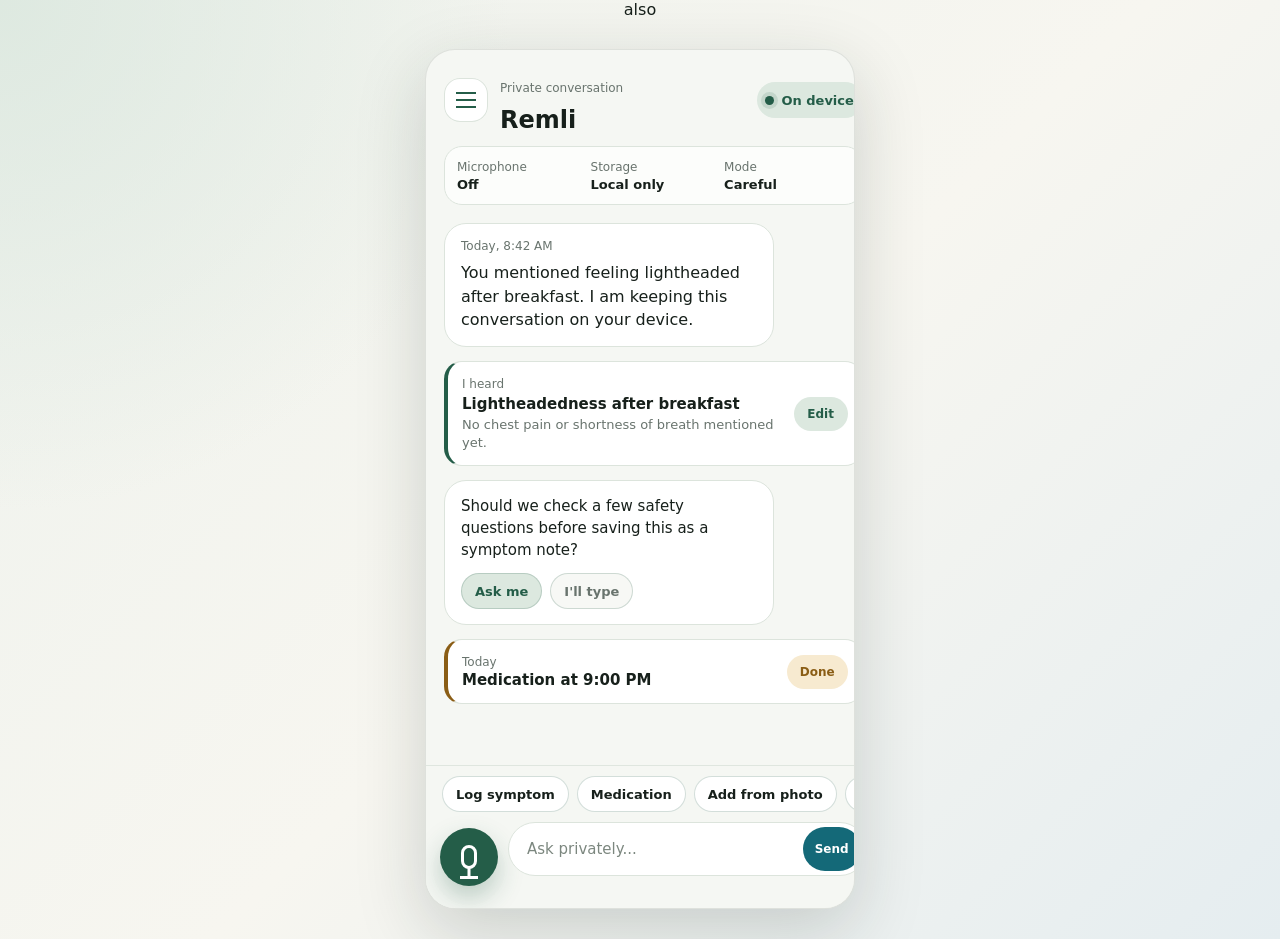
<file: web-prototype/index.html>
also <!doctype html>
<html lang="en">
  <head>
    <meta charset="utf-8">
    <meta name="viewport" content="width=device-width, initial-scale=1">
    <title>Remli Private Health Conversation</title>
    <link rel="stylesheet" href="styles.css">
  </head>
  <body>
    <main class="phone-shell" aria-label="Remli mobile health assistant prototype">
      <section class="app-screen">
        <header class="topbar">
          <button class="icon-button" type="button" aria-label="Open records">
            <span aria-hidden="true" class="icon-stack"></span>
          </button>
          <div>
            <p class="eyebrow">Private conversation</p>
            <h1>Remli</h1>
          </div>
          <button class="privacy-pill" type="button" aria-label="Privacy controls">
            <span aria-hidden="true" class="lock-dot"></span>
            On device
          </button>
        </header>

        <section class="status-strip" aria-label="Session status">
          <div>
            <span class="status-label">Microphone</span>
            <strong id="micStatus">Off</strong>
          </div>
          <div>
            <span class="status-label">Storage</span>
            <strong>Local only</strong>
          </div>
          <div>
            <span class="status-label">Mode</span>
            <strong>Careful</strong>
          </div>
        </section>

        <section class="timeline" id="timeline" aria-live="polite">
          <article class="moment assistant">
            <time>Today, 8:42 AM</time>
            <p>You mentioned feeling lightheaded after breakfast. I am keeping this conversation on your device.</p>
          </article>

          <article class="listen-card">
            <div class="listen-copy">
              <span class="mini-label">I heard</span>
              <strong>Lightheadedness after breakfast</strong>
              <span>No chest pain or shortness of breath mentioned yet.</span>
            </div>
            <button class="small-icon" type="button" aria-label="Edit summary">
              <span aria-hidden="true">Edit</span>
            </button>
          </article>

          <article class="moment assistant compact">
            <p>Should we check a few safety questions before saving this as a symptom note?</p>
            <div class="reply-row">
              <button type="button" class="reply-chip">Ask me</button>
              <button type="button" class="reply-chip muted">I'll type</button>
            </div>
          </article>

          <article class="health-note">
            <div>
              <span class="mini-label">Today</span>
              <strong>Medication at 9:00 PM</strong>
            </div>
            <button type="button" class="mark-button">Done</button>
          </article>
        </section>

        <footer class="composer" aria-label="Message composer">
          <div class="prompt-row">
            <button class="quick-action" type="button" data-prompt="I want to log a symptom">
              Log symptom
            </button>
            <button class="quick-action" type="button" data-prompt="Can we review my medication timing?">
              Medication
            </button>
            <button class="quick-action camera-action" id="photoMedButton" type="button">
              Add from photo
            </button>
            <button class="quick-action" type="button" data-prompt="Help me prepare for my appointment">
              Appointment
            </button>
          </div>

          <div class="input-row">
            <button class="mic-button" id="micButton" type="button" aria-label="Hold to talk">
              <span class="mic-stem" aria-hidden="true"></span>
            </button>
            <form id="messageForm" class="text-form">
              <label class="sr-only" for="messageInput">Ask privately</label>
              <input id="messageInput" autocomplete="off" placeholder="Ask privately..." type="text">
              <button class="send-button" type="submit" aria-label="Send message">
                <span aria-hidden="true">Send</span>
              </button>
            </form>
            <input class="sr-only" id="medPhotoInput" type="file" accept="image/*" capture="environment">
          </div>
        </footer>
      </section>
    </main>

    <script src="app.js"></script>
  </body>
</html>
</file>
<file: web-prototype/styles.css>
:root {
  color-scheme: light;
  --ink: #17201b;
  --muted: #69746e;
  --soft: #f5f7f3;
  --panel: #ffffff;
  --line: #dce4dc;
  --green: #245d48;
  --sage: #dce8df;
  --teal: #146978;
  --indigo: #35456f;
  --amber: #8a5d15;
  --amber-soft: #f7ead0;
  --red: #b3261e;
  --shadow: 0 22px 70px rgba(24, 38, 31, 0.18);
}

* {
  box-sizing: border-box;
}

body {
  min-height: 100vh;
  margin: 0;
  display: grid;
  place-items: center;
  background:
    radial-gradient(circle at top left, rgba(220, 232, 223, 0.9), transparent 32rem),
    linear-gradient(135deg, #eef2ed 0%, #f7f6f0 52%, #e5edf0 100%);
  color: var(--ink);
  font-family: Inter, ui-sans-serif, system-ui, -apple-system, BlinkMacSystemFont, "Segoe UI", sans-serif;
}

button,
input {
  font: inherit;
}

button {
  cursor: pointer;
}

.phone-shell {
  width: min(100vw, 430px);
  min-height: 100vh;
  padding: 14px;
  display: flex;
}

.app-screen {
  width: 100%;
  min-height: calc(100vh - 28px);
  max-height: 920px;
  display: grid;
  grid-template-rows: auto auto 1fr auto;
  overflow: hidden;
  background: var(--soft);
  border: 1px solid rgba(23, 32, 27, 0.1);
  border-radius: 30px;
  box-shadow: var(--shadow);
}

.topbar {
  display: grid;
  grid-template-columns: 44px 1fr auto;
  align-items: center;
  gap: 12px;
  padding: 18px 18px 10px;
}

.topbar h1 {
  margin: 0;
  font-size: 24px;
  line-height: 1;
  letter-spacing: 0;
}

.eyebrow,
.mini-label,
.status-label {
  display: block;
  color: var(--muted);
  font-size: 12px;
  line-height: 1.35;
}

.icon-button,
.small-icon,
.mic-button,
.send-button {
  border: 0;
  display: grid;
  place-items: center;
}

.icon-button {
  width: 44px;
  height: 44px;
  border-radius: 16px;
  background: var(--panel);
  box-shadow: inset 0 0 0 1px var(--line);
}

.icon-stack {
  width: 20px;
  height: 16px;
  border-top: 2px solid var(--green);
  border-bottom: 2px solid var(--green);
  position: relative;
}

.icon-stack::after {
  content: "";
  position: absolute;
  left: 0;
  top: 5px;
  width: 20px;
  border-top: 2px solid var(--green);
}

.privacy-pill {
  min-width: 106px;
  height: 36px;
  border: 0;
  border-radius: 999px;
  display: inline-flex;
  align-items: center;
  justify-content: center;
  gap: 7px;
  color: var(--green);
  background: var(--sage);
  font-size: 13px;
  font-weight: 700;
}

.lock-dot {
  width: 9px;
  height: 9px;
  border-radius: 50%;
  background: var(--green);
  box-shadow: 0 0 0 4px rgba(36, 93, 72, 0.13);
}

.status-strip {
  margin: 4px 18px 0;
  padding: 12px;
  display: grid;
  grid-template-columns: repeat(3, 1fr);
  gap: 8px;
  background: rgba(255, 255, 255, 0.72);
  border: 1px solid var(--line);
  border-radius: 18px;
}

.status-strip strong {
  display: block;
  margin-top: 2px;
  font-size: 13px;
}

.timeline {
  overflow-y: auto;
  padding: 18px;
  display: flex;
  flex-direction: column;
  gap: 14px;
}

.moment {
  width: min(91%, 330px);
  padding: 15px 16px;
  border-radius: 22px;
  background: var(--panel);
  border: 1px solid var(--line);
}

.moment.assistant {
  align-self: flex-start;
}

.moment.user {
  align-self: flex-end;
  color: #fff;
  background: var(--indigo);
  border-color: transparent;
}

.moment time {
  display: block;
  margin-bottom: 8px;
  color: var(--muted);
  font-size: 12px;
}

.moment.user time {
  color: rgba(255, 255, 255, 0.76);
}

.moment p {
  margin: 0;
  font-size: 16px;
  line-height: 1.45;
}

.compact p {
  font-size: 15px;
}

.listen-card,
.health-note,
.med-draft {
  display: flex;
  align-items: center;
  justify-content: space-between;
  gap: 14px;
  background: #fff;
  border: 1px solid var(--line);
  border-left: 4px solid var(--green);
  border-radius: 18px;
  padding: 14px;
}

.health-note {
  border-left-color: var(--amber);
}

.med-draft {
  display: grid;
  align-items: stretch;
  border-left-color: var(--teal);
}

.draft-header {
  display: grid;
  gap: 3px;
}

.draft-header strong {
  font-size: 17px;
}

.draft-details {
  display: grid;
  gap: 10px;
  margin: 0;
}

.draft-details div {
  display: grid;
  gap: 2px;
}

.draft-details dt {
  color: var(--muted);
  font-size: 12px;
}

.draft-details dd {
  margin: 0;
  font-size: 14px;
  line-height: 1.38;
}

.draft-actions {
  display: flex;
  gap: 8px;
  overflow-x: auto;
}

.listen-copy {
  display: grid;
  gap: 3px;
}

.listen-copy strong,
.health-note strong {
  font-size: 15px;
}

.listen-copy span:last-child {
  color: var(--muted);
  font-size: 13px;
  line-height: 1.35;
}

.small-icon,
.mark-button {
  flex: 0 0 auto;
  min-width: 54px;
  min-height: 34px;
  border-radius: 999px;
  color: var(--green);
  background: var(--sage);
  border: 0;
  font-size: 12px;
  font-weight: 800;
}

.mark-button {
  padding: 0 13px;
  color: var(--amber);
  background: var(--amber-soft);
}

.reply-row,
.prompt-row {
  display: flex;
  gap: 8px;
  overflow-x: auto;
  scrollbar-width: none;
}

.reply-row {
  margin-top: 12px;
}

.reply-row::-webkit-scrollbar,
.prompt-row::-webkit-scrollbar {
  display: none;
}

.reply-chip,
.quick-action {
  flex: 0 0 auto;
  min-height: 36px;
  border: 1px solid rgba(36, 93, 72, 0.2);
  border-radius: 999px;
  padding: 0 13px;
  color: var(--green);
  background: var(--sage);
  font-size: 13px;
  font-weight: 800;
}

.reply-chip.muted {
  color: var(--muted);
  background: #f7f8f5;
}

.composer {
  padding: 10px 14px 16px;
  background: rgba(245, 247, 243, 0.94);
  border-top: 1px solid rgba(220, 228, 220, 0.85);
  backdrop-filter: blur(18px);
}

.prompt-row {
  padding: 0 2px 10px;
}

.quick-action {
  background: #fff;
  color: var(--ink);
}

.input-row {
  display: grid;
  grid-template-columns: 58px 1fr;
  gap: 10px;
  align-items: center;
}

.mic-button {
  width: 58px;
  height: 58px;
  border-radius: 50%;
  background: var(--green);
  box-shadow: 0 12px 26px rgba(36, 93, 72, 0.28);
}

.mic-button.listening {
  background: var(--red);
  animation: pulse 1.15s infinite;
}

.mic-stem {
  width: 16px;
  height: 24px;
  border: 3px solid #fff;
  border-radius: 12px;
  position: relative;
}

.mic-stem::before {
  content: "";
  position: absolute;
  left: 50%;
  bottom: -10px;
  height: 9px;
  border-left: 3px solid #fff;
  transform: translateX(-50%);
}

.mic-stem::after {
  content: "";
  position: absolute;
  left: 50%;
  bottom: -13px;
  width: 18px;
  border-top: 3px solid #fff;
  transform: translateX(-50%);
}

.text-form {
  min-width: 0;
  height: 54px;
  display: grid;
  grid-template-columns: 1fr 58px;
  align-items: center;
  background: #fff;
  border: 1px solid var(--line);
  border-radius: 999px;
  padding: 4px 5px 4px 16px;
}

input {
  min-width: 0;
  border: 0;
  outline: 0;
  color: var(--ink);
  background: transparent;
  font-size: 15px;
}

input::placeholder {
  color: #7c877f;
}

.send-button {
  height: 44px;
  border-radius: 999px;
  color: #fff;
  background: var(--teal);
  font-size: 12px;
  font-weight: 800;
}

.sr-only {
  position: absolute;
  width: 1px;
  height: 1px;
  padding: 0;
  margin: -1px;
  overflow: hidden;
  clip: rect(0, 0, 0, 0);
  white-space: nowrap;
  border: 0;
}

@keyframes pulse {
  0% {
    box-shadow: 0 0 0 0 rgba(179, 38, 30, 0.28);
  }
  70% {
    box-shadow: 0 0 0 18px rgba(179, 38, 30, 0);
  }
  100% {
    box-shadow: 0 0 0 0 rgba(179, 38, 30, 0);
  }
}

@media (min-width: 700px) {
  .phone-shell {
    min-height: auto;
    padding: 30px 0;
  }

  .app-screen {
    min-height: 860px;
  }
}

@media (max-width: 360px) {
  .topbar {
    grid-template-columns: 40px 1fr;
  }

  .privacy-pill {
    grid-column: 1 / -1;
    justify-self: start;
  }

  .status-strip {
    grid-template-columns: 1fr;
  }
}
</file>
